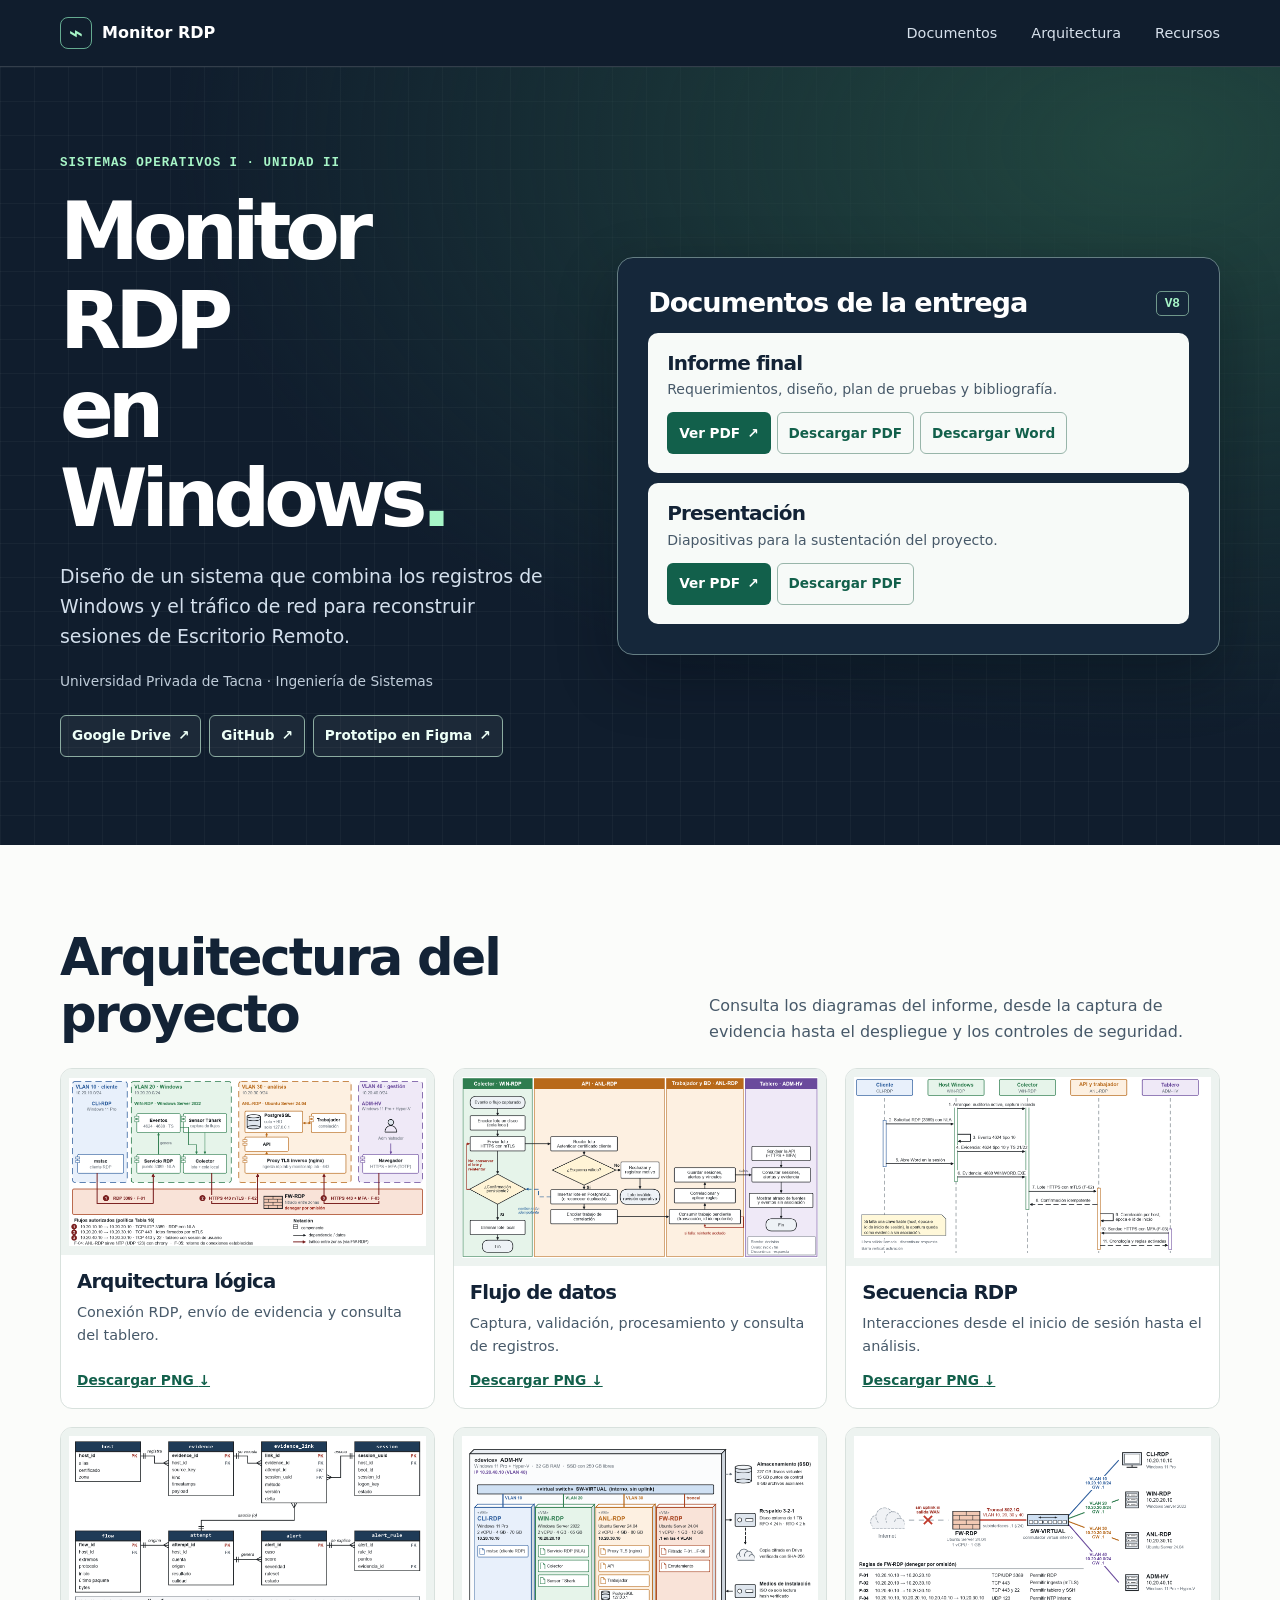
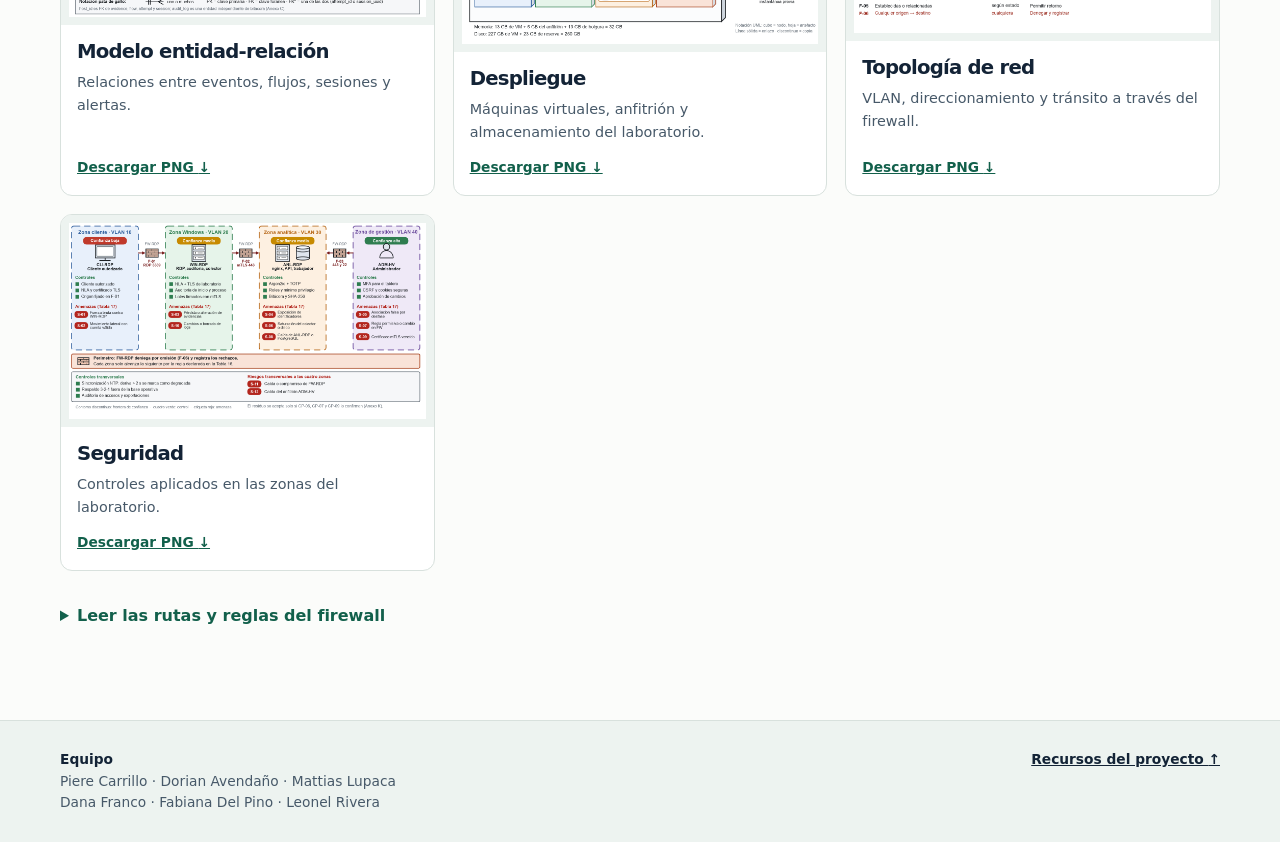
<file: docs/index.html>
<!doctype html>
<html lang="es-PE">
<head>
  <meta charset="utf-8">
  <meta name="viewport" content="width=device-width, initial-scale=1">
  <meta name="description" content="Informe, presentación y arquitectura del proyecto Monitor RDP en Windows de la Universidad Privada de Tacna.">
  <meta name="theme-color" content="#101d2d">
  <title>Monitor RDP en Windows | Entrega de la Unidad II</title>
  <link rel="stylesheet" href="estilos.css">
</head>
<body>
  <a class="skip" href="#descargas">Saltar a los documentos</a>
  <header class="top">
    <div class="wrap nav">
      <a class="brand" href="#inicio"><span aria-hidden="true">⌁</span> Monitor RDP</a>
      <nav aria-label="Navegación principal">
        <a href="#descargas">Documentos</a>
        <a href="#arquitectura">Arquitectura</a>
        <a href="#recursos">Recursos</a>
      </nav>
    </div>
  </header>
  <main id="inicio">
    <section class="hero" aria-labelledby="titulo">
      <div class="wrap hero-grid">
        <div>
          <p class="eyebrow">Sistemas Operativos I · Unidad II</p>
          <h1 id="titulo">Monitor RDP<br>en Windows<span class="accent">.</span></h1>
          <p class="lead">Diseño de un sistema que combina los registros de Windows y el tráfico de red para reconstruir sesiones de Escritorio Remoto.</p>
          <p class="course">Universidad Privada de Tacna · Ingeniería de Sistemas</p>
          <nav class="project-links" id="recursos" aria-label="Recursos externos del proyecto">
            <a class="button resource" href="https://drive.google.com/drive/folders/1Vg1ablKRYeeNLUIzI-96Wys8z7t1Pn-Q?usp=sharing" target="_blank" rel="noopener">Google Drive <span aria-hidden="true">↗</span></a>
            <a class="button resource" href="https://github.com/PiereC8/traffic-analyzing-rdp-windows" target="_blank" rel="noopener">GitHub <span aria-hidden="true">↗</span></a>
            <a class="button resource" href="https://www.figma.com/proto/h8yUohZU6NVHWTLkb2AYWn?node-id=21-227" target="_blank" rel="noopener">Prototipo en Figma <span aria-hidden="true">↗</span></a>
          </nav>
        </div>

        <section class="library" id="descargas" aria-labelledby="titulo-descargas">
          <div class="library-heading">
            <h2 id="titulo-descargas">Documentos de la entrega</h2>
            <span class="version">V8</span>
          </div>
          <article class="document">
            <h3>Informe final</h3>
            <p>Requerimientos, diseño, plan de pruebas y bibliografía.</p>
            <div class="actions">
              <a class="button primary" href="descargas/Diseno_RDP_Windows_Unidad_II.pdf" target="_blank" rel="noopener" aria-label="Ver informe en PDF (abre en otra pestaña)">Ver PDF <span aria-hidden="true">↗</span></a>
              <a class="button secondary" href="descargas/Diseno_RDP_Windows_Unidad_II.pdf" download aria-label="Descargar informe en PDF">Descargar PDF</a>
              <a class="button secondary" href="descargas/Diseno_RDP_Windows_Unidad_II.docx" download>Descargar Word</a>
            </div>
          </article>
          <article class="document">
            <h3>Presentación</h3>
            <p>Diapositivas para la sustentación del proyecto.</p>
            <div class="actions">
              <a class="button primary" href="descargas/Sustentacion_RDP_Unidad_II_Nueva.pdf" target="_blank" rel="noopener" aria-label="Ver presentación en PDF (abre en otra pestaña)">Ver PDF <span aria-hidden="true">↗</span></a>
              <a class="button secondary" href="descargas/Sustentacion_RDP_Unidad_II_Nueva.pdf" download aria-label="Descargar presentación en PDF">Descargar PDF</a>
            </div>
          </article>
        </section>
      </div>
    </section>

    <section class="wrap block" id="arquitectura" aria-labelledby="titulo-arq">
      <div class="split">
        <h2 id="titulo-arq">Arquitectura del proyecto</h2>
        <p>Consulta los diagramas del informe, desde la captura de evidencia hasta el despliegue y los controles de seguridad.</p>
      </div>
      <div class="diagram-gallery">
        <article class="diagram-card">
          <a class="diagram-preview" href="imagenes/arquitectura.png" target="_blank" rel="noopener"><img src="imagenes/arquitectura.png" alt="Ampliar arquitectura lógica y flujo de la evidencia" loading="lazy"></a>
          <div class="diagram-body"><h3>Arquitectura lógica</h3><p>Conexión RDP, envío de evidencia y consulta del tablero.</p><a href="imagenes/arquitectura.png" download aria-label="Descargar arquitectura lógica en PNG">Descargar PNG <span aria-hidden="true">↓</span></a></div>
        </article>
        <article class="diagram-card">
          <a class="diagram-preview" href="imagenes/flujo-de-datos.png" target="_blank" rel="noopener"><img src="imagenes/flujo-de-datos.png" alt="Ampliar diagrama de flujo de datos" loading="lazy"></a>
          <div class="diagram-body"><h3>Flujo de datos</h3><p>Captura, validación, procesamiento y consulta de registros.</p><a href="imagenes/flujo-de-datos.png" download aria-label="Descargar flujo de datos en PNG">Descargar PNG <span aria-hidden="true">↓</span></a></div>
        </article>
        <article class="diagram-card">
          <a class="diagram-preview" href="imagenes/secuencia-rdp.png" target="_blank" rel="noopener"><img src="imagenes/secuencia-rdp.png" alt="Ampliar diagrama de secuencia RDP" loading="lazy"></a>
          <div class="diagram-body"><h3>Secuencia RDP</h3><p>Interacciones desde el inicio de sesión hasta el análisis.</p><a href="imagenes/secuencia-rdp.png" download aria-label="Descargar secuencia RDP en PNG">Descargar PNG <span aria-hidden="true">↓</span></a></div>
        </article>
        <article class="diagram-card">
          <a class="diagram-preview" href="imagenes/modelo-entidad-relacion.png" target="_blank" rel="noopener"><img src="imagenes/modelo-entidad-relacion.png" alt="Ampliar modelo entidad-relación" loading="lazy"></a>
          <div class="diagram-body"><h3>Modelo entidad-relación</h3><p>Relaciones entre eventos, flujos, sesiones y alertas.</p><a href="imagenes/modelo-entidad-relacion.png" download aria-label="Descargar modelo entidad-relación en PNG">Descargar PNG <span aria-hidden="true">↓</span></a></div>
        </article>
        <article class="diagram-card">
          <a class="diagram-preview" href="imagenes/despliegue.png" target="_blank" rel="noopener"><img src="imagenes/despliegue.png" alt="Ampliar diagrama de despliegue" loading="lazy"></a>
          <div class="diagram-body"><h3>Despliegue</h3><p>Máquinas virtuales, anfitrión y almacenamiento del laboratorio.</p><a href="imagenes/despliegue.png" download aria-label="Descargar despliegue en PNG">Descargar PNG <span aria-hidden="true">↓</span></a></div>
        </article>
        <article class="diagram-card">
          <a class="diagram-preview" href="imagenes/red.png" target="_blank" rel="noopener"><img src="imagenes/red.png" alt="Ampliar topología de red" loading="lazy"></a>
          <div class="diagram-body"><h3>Topología de red</h3><p>VLAN, direccionamiento y tránsito a través del firewall.</p><a href="imagenes/red.png" download aria-label="Descargar topología de red en PNG">Descargar PNG <span aria-hidden="true">↓</span></a></div>
        </article>
        <article class="diagram-card">
          <a class="diagram-preview" href="imagenes/seguridad.png" target="_blank" rel="noopener"><img src="imagenes/seguridad.png" alt="Ampliar diagrama de seguridad" loading="lazy"></a>
          <div class="diagram-body"><h3>Seguridad</h3><p>Controles aplicados en las zonas del laboratorio.</p><a href="imagenes/seguridad.png" download aria-label="Descargar diagrama de seguridad en PNG">Descargar PNG <span aria-hidden="true">↓</span></a></div>
        </article>
      </div>
      <details class="flow-details">
        <summary>Leer las rutas y reglas del firewall</summary>
      <figure class="diagram" aria-labelledby="titulo-flujo">
        <h3 id="titulo-flujo">Arquitectura lógica y flujo de la evidencia</h3>
        <ol class="flow">
          <li>
            <h4>Conexión de Escritorio Remoto</h4>
            <p class="route"><strong>CLI-RDP</strong> <span aria-hidden="true">→</span> <span class="sr-only">a través de</span> <strong>FW-RDP</strong> <span aria-hidden="true">→</span> <span class="sr-only">hacia</span> <strong>WIN-RDP</strong></p>
            <p><span class="rule">F-01 · TCP y UDP 3389</span> El cliente inicia RDP. En el servidor Windows, Get-WinEvent recoge registros y TShark recoge metadatos del tráfico.</p>
          </li>
          <li>
            <h4>Envío y análisis de la evidencia</h4>
            <p class="route"><strong>WIN-RDP</strong> <span aria-hidden="true">→</span> <span class="sr-only">a través de</span> <strong>FW-RDP</strong> <span aria-hidden="true">→</span> <span class="sr-only">hacia</span> <strong>ANL-RDP</strong></p>
            <p><span class="rule">F-02 · TCP 443 con mTLS</span> El colector envía ambos tipos de evidencia. El analizador los correlaciona, evalúa las reglas y guarda los resultados en PostgreSQL local.</p>
          </li>
          <li>
            <h4>Consulta del tablero</h4>
            <p class="route"><strong>Puesto de gestión</strong> <span aria-hidden="true">→</span> <span class="sr-only">a través de</span> <strong>FW-RDP</strong> <span aria-hidden="true">→</span> <span class="sr-only">hacia</span> <strong>API de ANL-RDP</strong></p>
            <p><span class="rule">F-03 · HTTPS, TCP 443</span> El navegador inicia la consulta. La API responde con la cronología y las alertas autorizadas para ese usuario.</p>
          </li>
        </ol>
        <figcaption>
          <span>FW-RDP aplica las reglas entre zonas. F-05 permite el tráfico de retorno de conexiones establecidas o relacionadas.</span>
        </figcaption>
      </figure>
      </details>
    </section>
  </main>
  <footer>
    <div class="wrap footer-grid">
      <div><p class="footer-title">Equipo</p><p>Piere Carrillo · Dorian Avendaño · Mattias Lupaca<br>Dana Franco · Fabiana Del Pino · Leonel Rivera</p></div>
      <a href="#recursos">Recursos del proyecto <span aria-hidden="true">↑</span></a>
    </div>
  </footer>
</body>
</html>
</file>
<file: docs/estilos.css>
:root {
  color-scheme: light;
  --night: #101d2d;
  --ink: #132336;
  --muted: #475969;
  --paper: #fbfcfa;
  --mint: #a7f5c7;
  --green: #12604b;
  --line: #d8e1dd;
}
* { box-sizing: border-box; }
body { margin: 0; background: var(--paper); color: var(--ink); font-family: Inter, system-ui, "Segoe UI", sans-serif; line-height: 1.58; }
a { color: inherit; }
img { display: block; width: 100%; height: auto; }
figure, p, h1, h2, h3 { margin: 0; }
h1, h2, h3 { line-height: 1.12; letter-spacing: -.04em; }
:focus-visible { outline: 3px solid #3aad86; outline-offset: 4px; }
.wrap { width: min(1160px, calc(100% - 64px)); margin-inline: auto; }
.skip { position: absolute; top: -10rem; background: white; padding: 10px; }
.skip:focus { top: 8px; left: 8px; }
.top { background: var(--night); color: white; border-bottom: 1px solid #ffffff25; }
.nav, nav, .brand { display: flex; align-items: center; }
.nav { justify-content: space-between; min-height: 66px; gap: 12px; }
nav { flex-wrap: wrap; gap: clamp(12px, 3vw, 34px); }
.nav a { text-decoration: none; }
nav a { color: #d6e0eb; font-size: .9rem; }
nav a:hover { color: var(--mint); text-decoration: underline; }
.brand { font-weight: 750; gap: 10px; white-space: nowrap; }
.brand span { display: grid; place-items: center; border: 1px solid #64aa90; color: var(--mint); width: 32px; height: 32px; border-radius: 8px; font-size: 1.5rem; line-height: 1; }
.hero {
  color: white;
  background-color: var(--night);
  background-image: radial-gradient(ellipse at 90% 10%, #21463f 0%, transparent 60%), linear-gradient(#ffffff09 1px, transparent 1px), linear-gradient(90deg, #ffffff09 1px, transparent 1px);
  background-size: auto, 34px 34px, 34px 34px;
}
.hero-grid { display: grid; grid-template-columns: minmax(0, .9fr) minmax(0, 1.1fr); align-items: center; gap: clamp(24px, 5vw, 64px); padding-block: clamp(38px, 7vw, 88px); }
.hero h1 { font-size: clamp(3rem, 6.2vw, 5.8rem); letter-spacing: -.075em; }
.accent, .eyebrow { color: var(--mint); }
.eyebrow { margin-bottom: 16px; font: 700 .78rem/1.4 ui-monospace, Consolas, monospace; text-transform: uppercase; letter-spacing: .08em; }
.lead { margin-top: 18px; max-width: 44ch; color: #d4e0ed; font-size: clamp(1rem, 1.5vw, 1.18rem); }
.course { margin-top: 20px; color: #c0cdda; font-size: .86rem; }
.project-links { margin-top: 22px; gap: 8px; }
.library { padding: clamp(14px, 2.8vw, 30px); border: 1px solid #657e83; border-radius: 16px; background: #15273a; box-shadow: 0 22px 60px #030a1355; }
.library-heading { display: flex; align-items: center; justify-content: space-between; gap: 12px; margin-bottom: 14px; }
.library h2 { font-size: clamp(1.25rem, 2.4vw, 1.7rem); }
.version { color: var(--mint); border: 1px solid #70988b; border-radius: 5px; padding: 2px 8px; font: 700 .8rem/1.5 ui-monospace, Consolas, monospace; }
.document { padding: clamp(12px, 1.8vw, 19px); border-radius: 10px; background: #f7faf8; color: var(--ink); }
.document + .document { margin-top: 10px; }
.document h3 { font-size: 1.25rem; }
.document p { color: var(--muted); font-size: .88rem; margin-top: 4px; }
.actions { display: flex; flex-wrap: wrap; gap: 6px; margin-top: 12px; }
.button { display: inline-flex; align-items: center; justify-content: center; gap: 7px; padding: 7px 11px; min-height: 42px; border: 1px solid transparent; border-radius: 6px; text-decoration: none; font-weight: 750; font-size: .85rem; }
.primary { color: white; background: var(--green); }
.primary:hover { background: #0e4939; }
.secondary { color: var(--green); border-color: #98b5aa; }
.secondary:hover { background: #e1f1ea; }
.project-links .resource { color: #edfff7; border-color: #8caca1; background: #ffffff0d; }
.project-links .resource:hover { background: #28463f; text-decoration: none; }
.block { padding-block: clamp(42px, 7vw, 84px); }
.split { display: grid; grid-template-columns: 1fr .85fr; gap: 14px 48px; align-items: end; margin-bottom: 24px; }
.split h2 { font-size: clamp(2rem, 4vw, 3.25rem); }
.split p { color: var(--muted); max-width: 52ch; }
.diagram-gallery { display: grid; grid-template-columns: repeat(3, minmax(0, 1fr)); gap: 18px; }
.diagram-card { display: flex; flex-direction: column; border: 1px solid var(--line); border-radius: 12px; background: white; }
.diagram-preview { display: grid; place-items: center; aspect-ratio: 2 / 1; padding: 8px; background: #edf3f0; border-radius: 11px 11px 0 0; }
.diagram-preview:hover { background: #deece6; }
.diagram-preview img { height: 100%; min-height: 0; object-fit: contain; }
.diagram-body { display: flex; flex: 1; flex-direction: column; gap: 8px; padding: 16px; }
.diagram-body h3 { font-size: 1.23rem; }
.diagram-body p { color: var(--muted); font-size: .9rem; }
.diagram-body a { align-self: flex-start; margin-top: auto; padding-top: 5px; color: var(--green); font-weight: 700; font-size: .86rem; }
.flow-details { margin-top: 24px; }
.flow-details summary { width: fit-content; padding-block: 8px; cursor: pointer; color: var(--green); font-weight: 750; }
.flow-details[open] .diagram { margin-top: 8px; }
.diagram { background: white; border: 1px solid var(--line); border-radius: 14px; padding: clamp(10px, 2vw, 24px); }
.diagram h3 { margin-bottom: 16px; }
.flow { display: grid; gap: 10px; margin: 0; padding: 0; list-style: none; }
.flow li { padding: 14px 16px; background: #f1f6f3; border-left: 4px solid var(--green); border-radius: 6px; }
.flow h4 { margin: 0 0 6px; }
.flow li > p:last-child { margin-top: 6px; color: var(--muted); }
.route { display: flex; align-items: center; flex-wrap: wrap; gap: 7px; }
.route strong { padding: 2px 8px; border: 1px solid #adc6bb; border-radius: 5px; background: white; }
.route > span, .rule { color: var(--green); font-weight: 750; }
.rule { display: block; }
.sr-only { position: absolute; width: 1px; height: 1px; overflow: hidden; clip-path: inset(50%); white-space: nowrap; }
.diagram figcaption { display: flex; flex-wrap: wrap; gap: 8px 20px; justify-content: space-between; margin-top: 12px; font-size: .86rem; }
.diagram figcaption a { color: var(--green); font-weight: 700; }
footer { border-top: 1px solid var(--line); background: #edf3f0; }
.footer-grid { display: flex; flex-wrap: wrap; justify-content: space-between; gap: 20px; padding-block: 28px; font-size: .86rem; color: var(--muted); }
.footer-title, footer a { font-weight: 750; color: var(--ink); }
@media (max-width: 820px) {
  .hero-grid, .split { grid-template-columns: 1fr; }
  .diagram-gallery { grid-template-columns: repeat(2, minmax(0, 1fr)); }
}
@media (max-width: 520px) {
  .wrap { width: calc(100% - 32px); }
  .nav { flex-wrap: wrap; padding-block: 10px; }
  .hero h1 { font-size: clamp(2.8rem, 12vw, 3.8rem); }
  .course { display: none; }
  .diagram-gallery { grid-template-columns: 1fr; }
}
</file>
